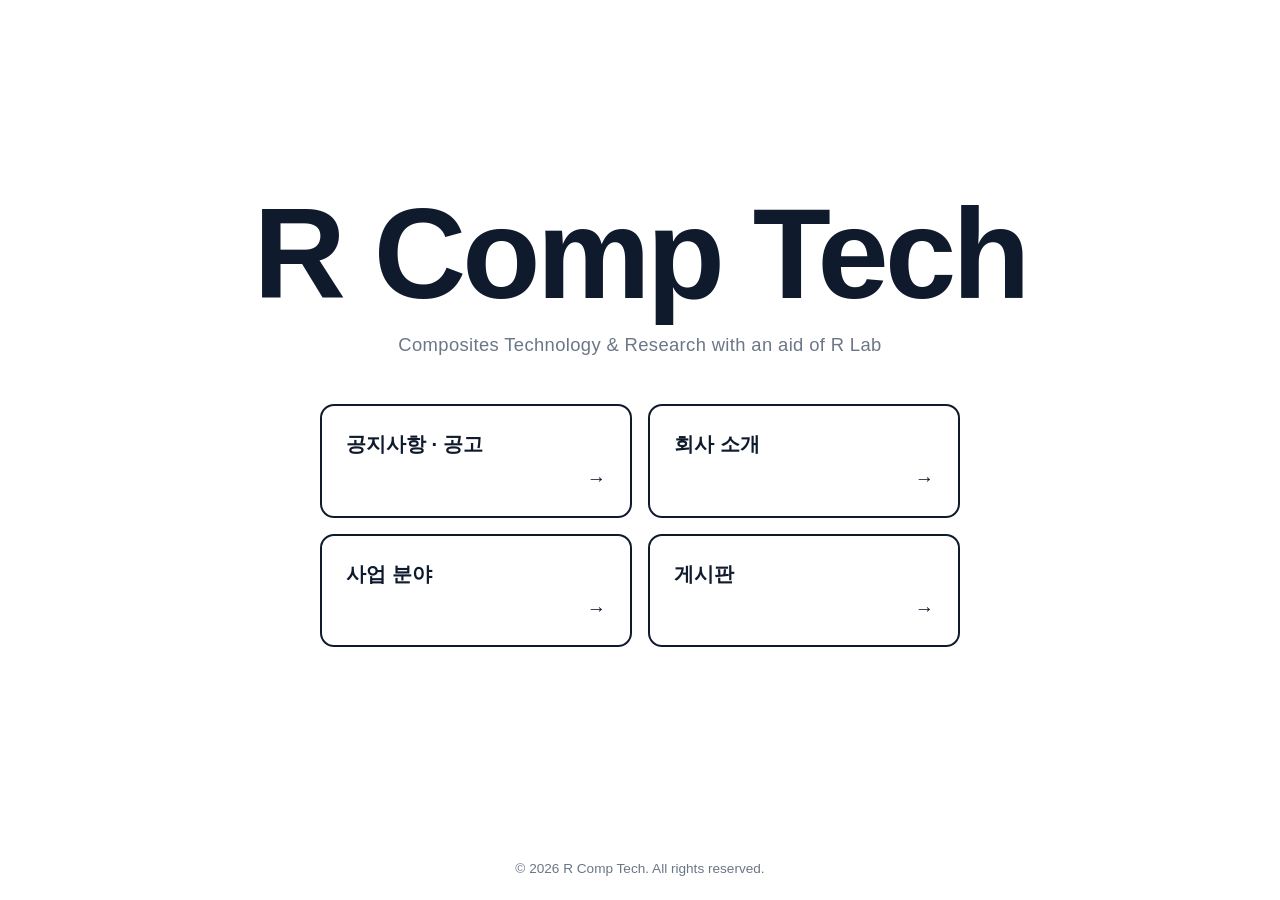
<file: index.html>
<!DOCTYPE html>
<html lang="ko">
<head>
  <meta charset="UTF-8">
  <meta name="viewport" content="width=device-width, initial-scale=1.0">
  <title>R Comp Tech</title>
  <meta name="description" content="R Comp Tech 공식 홈페이지">
  <link rel="stylesheet" href="style.css">
</head>
<body class="home">
  <main class="hero">
    <h1 class="brand">R Comp Tech</h1>
    <p class="tagline">Composites Technology &amp; Research with an aid of R Lab</p>

    <nav class="menu-grid">
      <a class="menu-card" href="notice.html">
        <span class="menu-title">공지사항 · 공고</span>
        <span class="menu-arrow">→</span>
      </a>
      <a class="menu-card" href="about.html">
        <span class="menu-title">회사 소개</span>
        <span class="menu-arrow">→</span>
      </a>
      <a class="menu-card" href="business.html">
        <span class="menu-title">사업 분야</span>
        <span class="menu-arrow">→</span>
      </a>
      <a class="menu-card" href="board.html">
        <span class="menu-title">게시판</span>
        <span class="menu-arrow">→</span>
      </a>
    </nav>
  </main>
  <footer class="footer">© <span id="year"></span> R Comp Tech. All rights reserved.</footer>
  <script>document.getElementById('year').textContent = new Date().getFullYear();</script>
</body>
</html>
</file>
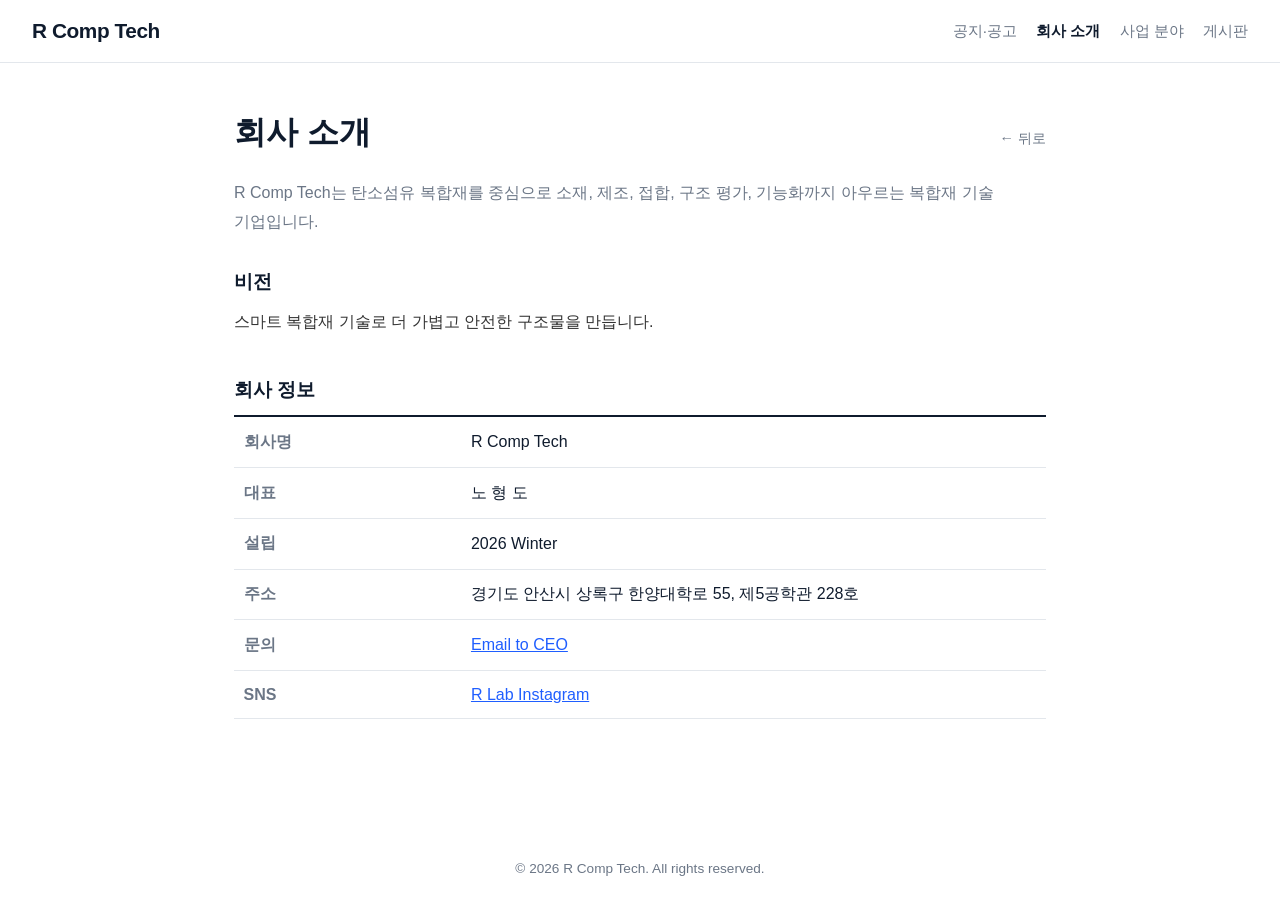
<file: about.html>
<!DOCTYPE html>
<html lang="ko">
<head>
  <meta charset="UTF-8">
  <meta name="viewport" content="width=device-width, initial-scale=1.0">
  <title>회사 소개 | R Comp Tech</title>
  <link rel="stylesheet" href="style.css">
</head>
<body>
  <header class="topbar">
    <a class="logo" href="index.html">R Comp Tech</a>
    <nav class="topnav">
      <a href="notice.html">공지·공고</a>
      <a href="about.html" class="current">회사 소개</a>
      <a href="business.html">사업 분야</a>
      <a href="board.html">게시판</a>
    </nav>
  </header>

  <main class="container">
    <div class="page-head">
      <h2 class="page-title">회사 소개</h2>
      <a class="back-link" href="index.html" onclick="if (history.length > 1 && document.referrer) { history.back(); return false; }">← 뒤로</a>
    </div>
    <p class="page-lead">
      R Comp Tech는 탄소섬유 복합재를 중심으로 소재, 제조, 접합, 구조 평가, 기능화까지 아우르는 복합재 기술 기업입니다.
      
    </p>

    <section class="section">
      <h3>비전</h3>
      <p>스마트 복합재 기술로 더 가볍고 안전한 구조물을 만듭니다.</p>
    </section>

    <section class="section">
      <h3>회사 정보</h3>
      <table class="info-table">
        <tr><th>회사명</th><td>R Comp Tech</td></tr>
        <tr><th>대표</th><td> 노 형 도 </td></tr>
        <tr><th>설립</th><td> 2026 Winter </td></tr>
        <tr><th>주소</th><td> 경기도 안산시 상록구 한양대학로 55, 제5공학관 228호</td></tr>
        <tr><th>문의</th><td><a href="mailto:rhd1213@hanyang.ac.kr"> Email to CEO </a></td></tr>
        <tr><th>SNS</th><td><a href="https://www.instagram.com/r_lab_official/" target="_blank" rel="noopener">R Lab Instagram</a></td></tr>

      </table>
    </section>
  </main>

  <footer class="footer">© <span id="year"></span> R Comp Tech. All rights reserved.</footer>
  <script>document.getElementById('year').textContent = new Date().getFullYear();</script>
</body>
</html>
</file>
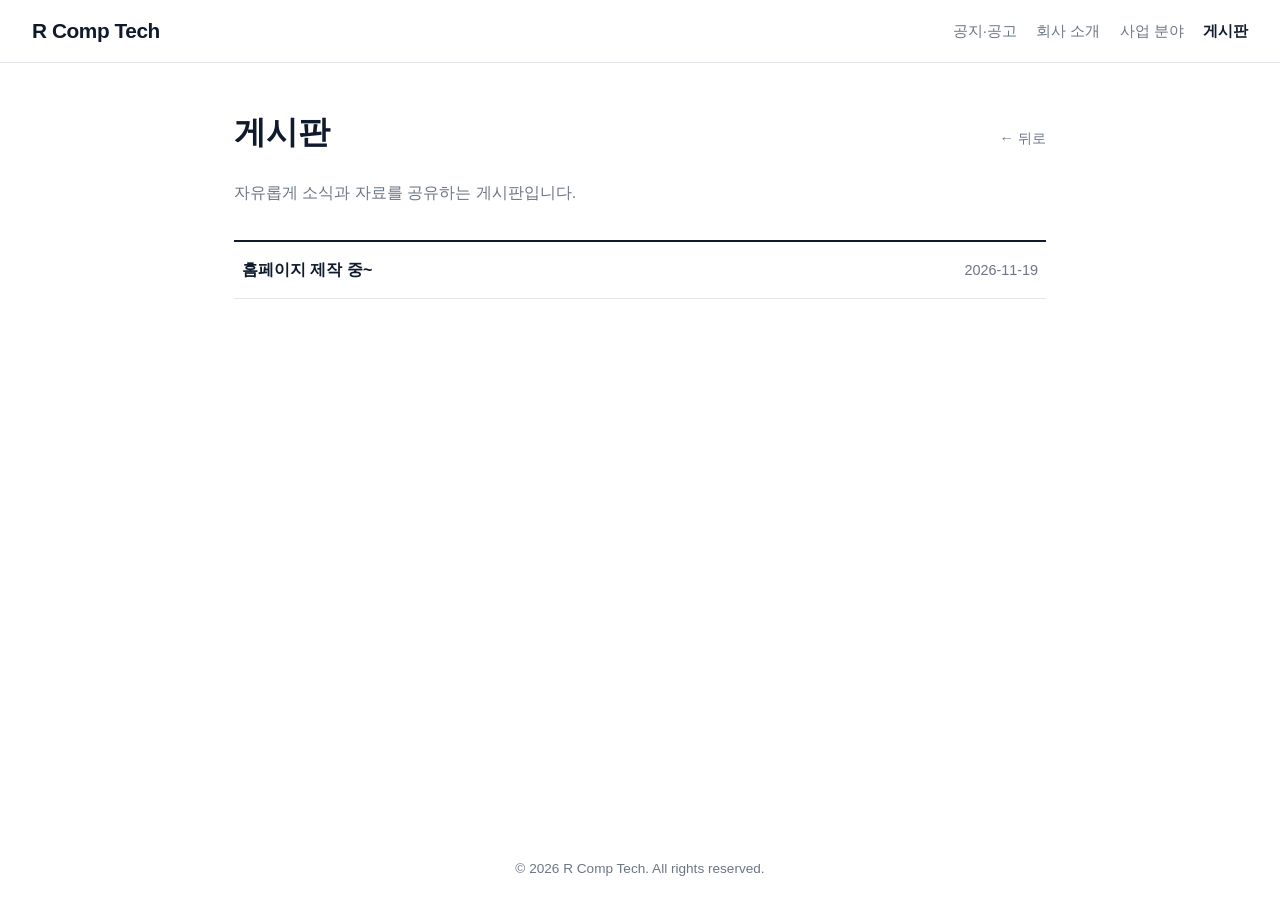
<file: board.html>
<!DOCTYPE html>
<html lang="ko">
<head>
  <meta charset="UTF-8">
  <meta name="viewport" content="width=device-width, initial-scale=1.0">
  <title>게시판 | R Comp Tech</title>
  <link rel="stylesheet" href="style.css">
</head>
<body>
  <header class="topbar">
    <a class="logo" href="index.html">R Comp Tech</a>
    <nav class="topnav">
      <a href="notice.html">공지·공고</a>
      <a href="about.html">회사 소개</a>
      <a href="business.html">사업 분야</a>
      <a href="board.html" class="current">게시판</a>
    </nav>
  </header>

  <main class="container">
    <div class="page-head">
      <h2 class="page-title">게시판</h2>
      <a class="back-link" href="index.html" onclick="if (history.length > 1 && document.referrer) { history.back(); return false; }">← 뒤로</a>
    </div>
    <p class="page-lead">자유롭게 소식과 자료를 공유하는 게시판입니다.</p>

    <ul class="notice-list" id="board-list"></ul>

  <script>
    // ▼ 게시글은 여기만 수정하면 됩니다 (최신 글을 맨 위에)
    const posts = [
      { title: "홈페이지 제작 중~", date: "2026-11-19", body: "R Comp Tech 게시판입니다. 소식과 자료를 이곳에 올립니다." }
    ];
    // ▲

    const list = document.getElementById('board-list');
    if (!posts.length) list.innerHTML = '<li class="empty">등록된 게시물이 없습니다.</li>';
    posts.forEach(p => {
      const li = document.createElement('li');
      li.className = 'notice';
      li.innerHTML = `
        <button class="notice-head" aria-expanded="false">
          <span class="notice-title"></span>
          <span class="notice-date"></span>
        </button>
        <div class="notice-body" hidden></div>`;
      li.querySelector('.notice-title').textContent = p.title;
      li.querySelector('.notice-date').textContent = p.date;
      li.querySelector('.notice-body').textContent = p.body;
      const head = li.querySelector('.notice-head');
      head.addEventListener('click', () => {
        const body = li.querySelector('.notice-body');
        body.hidden = !body.hidden;
        head.setAttribute('aria-expanded', !body.hidden);
      });
      list.appendChild(li);
    });
  </script>
  </main>

  <footer class="footer">© <span id="year"></span> R Comp Tech. All rights reserved.</footer>
  <script>document.getElementById('year').textContent = new Date().getFullYear();</script>
</body>
</html>
</file>
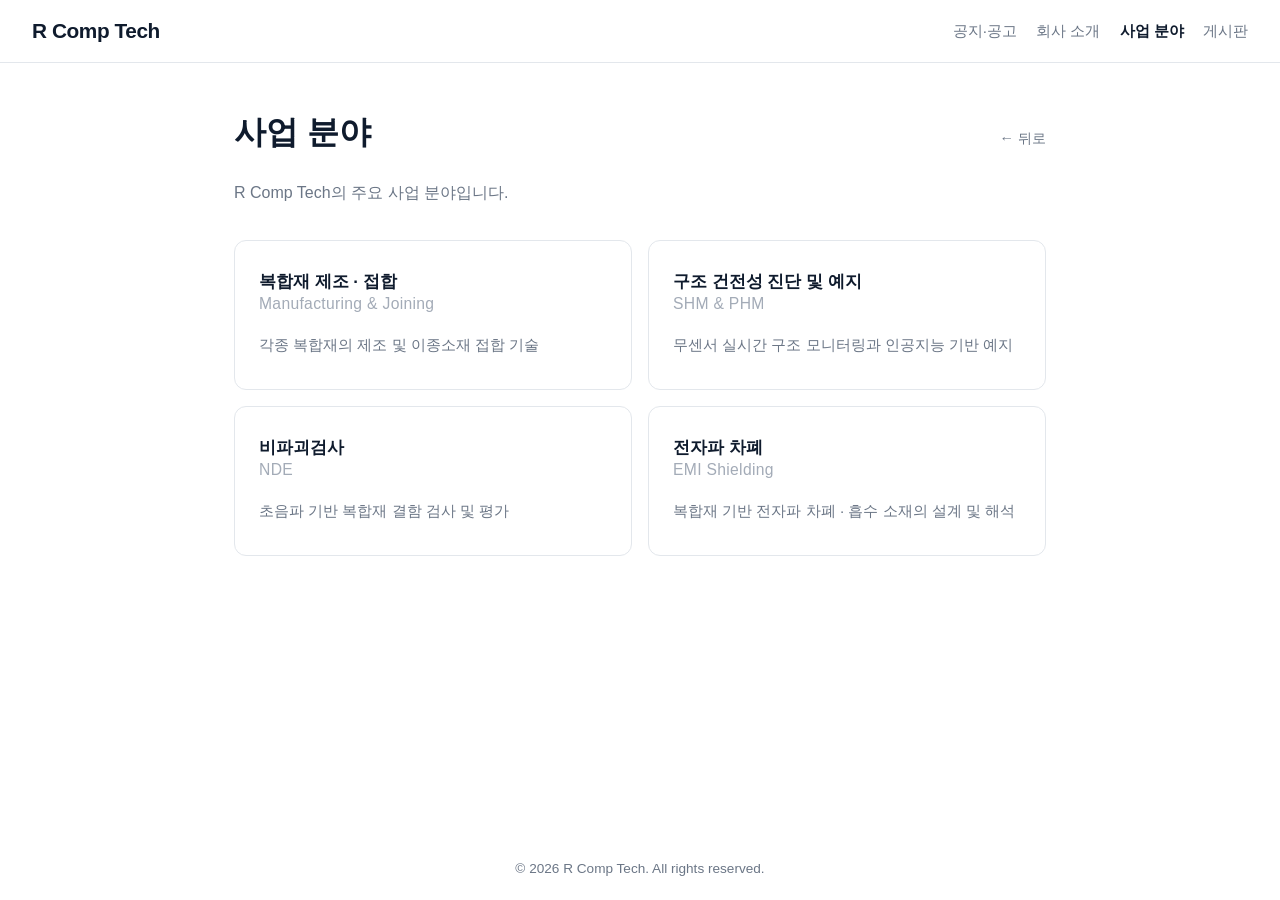
<file: business.html>
<!DOCTYPE html>
<html lang="ko">
<head>
  <meta charset="UTF-8">
  <meta name="viewport" content="width=device-width, initial-scale=1.0">
  <title>사업 분야 | R Comp Tech</title>
  <link rel="stylesheet" href="style.css">
</head>
<body>
  <header class="topbar">
    <a class="logo" href="index.html">R Comp Tech</a>
    <nav class="topnav">
      <a href="notice.html">공지·공고</a>
      <a href="about.html">회사 소개</a>
      <a href="business.html" class="current">사업 분야</a>
      <a href="board.html">게시판</a>
    </nav>
  </header>

  <main class="container">
    <div class="page-head">
      <h2 class="page-title">사업 분야</h2>
      <a class="back-link" href="index.html" onclick="if (history.length > 1 && document.referrer) { history.back(); return false; }">← 뒤로</a>
    </div>
    <p class="page-lead">R Comp Tech의 주요 사업 분야입니다. </p>

    <div class="card-grid">
      <div class="info-card">
        <h4>복합재 제조 · 접합</h4>
        <span class="card-en">Manufacturing & Joining </span>
        <p>각종 복합재의 제조 및 이종소재 접합 기술</p>
      </div>
      <div class="info-card">
        <h4>구조 건전성 진단 및 예지</h4>
        <span class="card-en">SHM & PHM</span>
        <p>무센서 실시간 구조 모니터링과 인공지능 기반 예지</p>
      </div>
      <div class="info-card">
        <h4>비파괴검사</h4>
        <span class="card-en">NDE</span>
        <p>초음파 기반 복합재 결함 검사 및 평가</p>
      </div>
      <div class="info-card">
        <h4>전자파 차폐</h4>
        <span class="card-en">EMI Shielding</span>
        <p>복합재 기반 전자파 차폐 · 흡수 소재의 설계 및 해석</p>
      </div>
    </div>
  </main>

  <footer class="footer">© <span id="year"></span> R Comp Tech. All rights reserved.</footer>
  <script>document.getElementById('year').textContent = new Date().getFullYear();</script>
</body>
</html>
</file>
<file: style.css>
:root {
  --ink: #0f1b2d;
  --muted: #6b7686;
  --line: #e3e7ec;
  --accent: #1f5eff;
  --bg: #ffffff;
}

* { box-sizing: border-box; margin: 0; padding: 0; }

body {
  font-family: "Pretendard", -apple-system, BlinkMacSystemFont, "Apple SD Gothic Neo",
               "Noto Sans KR", "Malgun Gothic", sans-serif;
  color: var(--ink);
  background: var(--bg);
  min-height: 100vh;
  display: flex;
  flex-direction: column;
  word-break: keep-all;
  overflow-wrap: break-word;
}

a { color: inherit; text-decoration: none; }

/* ---------- 메인 ---------- */
.home .hero {
  flex: 1;
  display: flex;
  flex-direction: column;
  align-items: center;
  justify-content: center;
  text-align: center;
  padding: 2rem;
}

.brand {
  font-size: clamp(3rem, 11vw, 8rem);
  font-weight: 900;
  letter-spacing: -0.03em;
  line-height: 1;
}

.tagline {
  margin-top: 1rem;
  color: var(--muted);
  font-size: clamp(0.95rem, 2vw, 1.15rem);
  letter-spacing: 0.02em;
}

.hero-links { margin-top: 3rem; }

.btn {
  display: inline-block;
  padding: 0.9rem 1.8rem;
  border: 2px solid var(--ink);
  border-radius: 999px;
  font-weight: 700;
  transition: background 0.2s, color 0.2s;
}
.btn:hover { background: var(--ink); color: #fff; }

/* ---------- 상단바 ---------- */
.topbar {
  padding: 1.2rem 2rem;
  border-bottom: 1px solid var(--line);
}
.logo { font-weight: 900; font-size: 1.3rem; letter-spacing: -0.02em; }

/* ---------- 공지 페이지 ---------- */
.container {
  flex: 1;
  width: 100%;
  max-width: 860px;
  margin: 0 auto;
  padding: 3rem 1.5rem;
}

.page-head {
  display: flex;
  justify-content: space-between;
  align-items: baseline;
  gap: 1rem;
  margin-bottom: 1.5rem;
}
.page-title { font-size: 2rem; font-weight: 800; }
.back-link {
  flex-shrink: 0;
  font-size: 0.9rem;
  color: var(--muted);
  white-space: nowrap;
}
.back-link:hover { color: var(--ink); }

.tabs { display: flex; gap: 0.5rem; margin-bottom: 1.5rem; }
.tab {
  padding: 0.45rem 1.1rem;
  border: 1px solid var(--line);
  background: #fff;
  border-radius: 999px;
  cursor: pointer;
  font: inherit;
  color: var(--muted);
}
.tab.active { background: var(--ink); color: #fff; border-color: var(--ink); }

.notice-list { list-style: none; border-top: 2px solid var(--ink); }
.notice { border-bottom: 1px solid var(--line); }

.notice-head {
  width: 100%;
  display: flex;
  align-items: center;
  gap: 1rem;
  padding: 1.1rem 0.5rem;
  background: none;
  border: none;
  font: inherit;
  color: inherit;
  text-align: left;
  cursor: pointer;
}
.notice-head:hover .notice-title { color: var(--accent); }

.badge {
  flex-shrink: 0;
  font-size: 0.8rem;
  font-weight: 700;
  padding: 0.2rem 0.6rem;
  border-radius: 4px;
  background: #eef1f5;
}
.badge-alt { background: #e6edff; color: var(--accent); }

.notice-title { flex: 1; font-weight: 600; }
.notice-date { color: var(--muted); font-size: 0.9rem; flex-shrink: 0; }

.notice-body {
  padding: 0 0.5rem 1.4rem 0.5rem;
  color: #333;
  line-height: 1.75;
  white-space: pre-line;
}

.empty { padding: 2rem 0; text-align: center; color: var(--muted); }

/* ---------- 푸터 ---------- */
.footer {
  text-align: center;
  padding: 1.5rem;
  font-size: 0.85rem;
  color: var(--muted);
}

@media (max-width: 560px) {
  .notice-head { flex-wrap: wrap; gap: 0.5rem; }
  .notice-date { width: 100%; }
}

/* ---------- 메인 2×2 메뉴 ---------- */
.menu-grid {
  margin-top: 3rem;
  width: 100%;
  max-width: 640px;
  display: grid;
  grid-template-columns: repeat(2, 1fr);
  gap: 1rem;
}

.menu-card {
  display: flex;
  flex-direction: column;
  align-items: flex-start;
  gap: 0.6rem;
  padding: 1.6rem 1.5rem;
  border: 2px solid var(--ink);
  border-radius: 14px;
  text-align: left;
  transition: background 0.2s, color 0.2s, transform 0.2s;
}
.menu-card:hover { background: var(--ink); color: #fff; transform: translateY(-3px); }

.menu-title { font-size: 1.25rem; font-weight: 800; }
.menu-arrow { align-self: flex-end; font-size: 1.2rem; font-weight: 700; }

/* ---------- 하위 페이지 공통 ---------- */
.page-lead { color: var(--muted); line-height: 1.8; margin-bottom: 2rem; }
.section { margin-bottom: 2.5rem; }
.section h3 { font-size: 1.2rem; font-weight: 800; margin-bottom: 0.8rem; }
.section p, .section li { line-height: 1.8; color: #333; }
.section ul { padding-left: 1.2rem; }

.card-grid { display: grid; grid-template-columns: repeat(2, 1fr); gap: 1rem; }
.info-card {
  border: 1px solid var(--line);
  border-radius: 12px;
  padding: 1.6rem 1.5rem;
  min-height: 150px;
  display: flex;
  flex-direction: column;
  justify-content: center;
}
.info-card h4 { font-size: 1.05rem; font-weight: 800; line-height: 1.2; margin: 0; }
.info-card .card-en {
  margin-top: 0.1rem;
  line-height: 1.3;  
  font-size: 0.98rem;
  font-weight: 400;
  color: #a3abb7;
  letter-spacing: 0.02em;
}
.info-card p { margin-top: 1.1rem; color: var(--muted); line-height: 1.7; font-size: 0.95rem; }

.info-table { width: 100%; border-collapse: collapse; border-top: 2px solid var(--ink); }
.info-table th, .info-table td { padding: 0.9rem 0.6rem; border-bottom: 1px solid var(--line); text-align: left; }
.info-table th { width: 28%; color: var(--muted); font-weight: 600; }

.topbar { display: flex; justify-content: space-between; align-items: center; flex-wrap: wrap; gap: 0.8rem; }
.topnav { display: flex; gap: 1.2rem; font-size: 0.95rem; }
.topnav a { color: var(--muted); }
.topnav a:hover, .topnav a.current { color: var(--ink); font-weight: 700; }

@media (max-width: 560px) {
  .menu-grid { gap: 0.7rem; }
  .menu-card { padding: 1.2rem 1rem; }
  .menu-title { font-size: 1.05rem; }
  .card-grid { grid-template-columns: 1fr; }
}

.info-table a { color: var(--accent); text-decoration: underline; }
</file>
